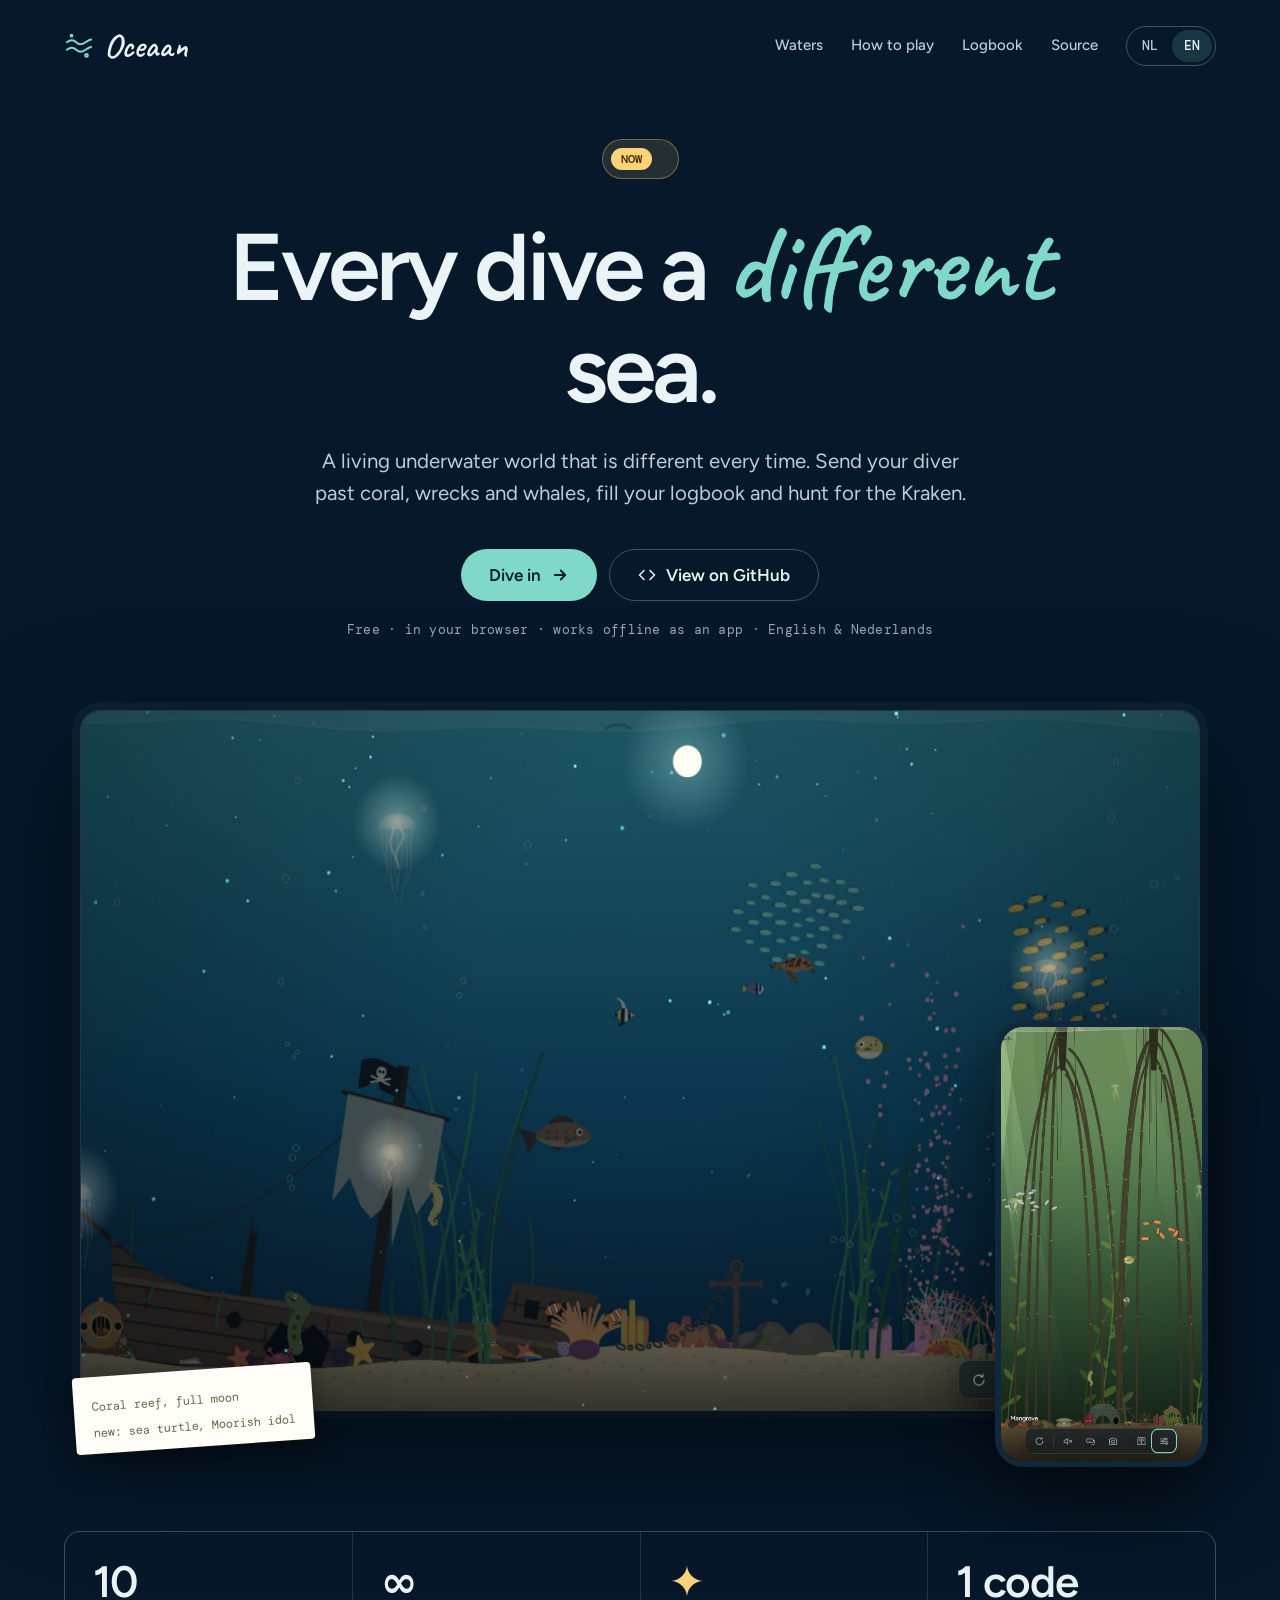
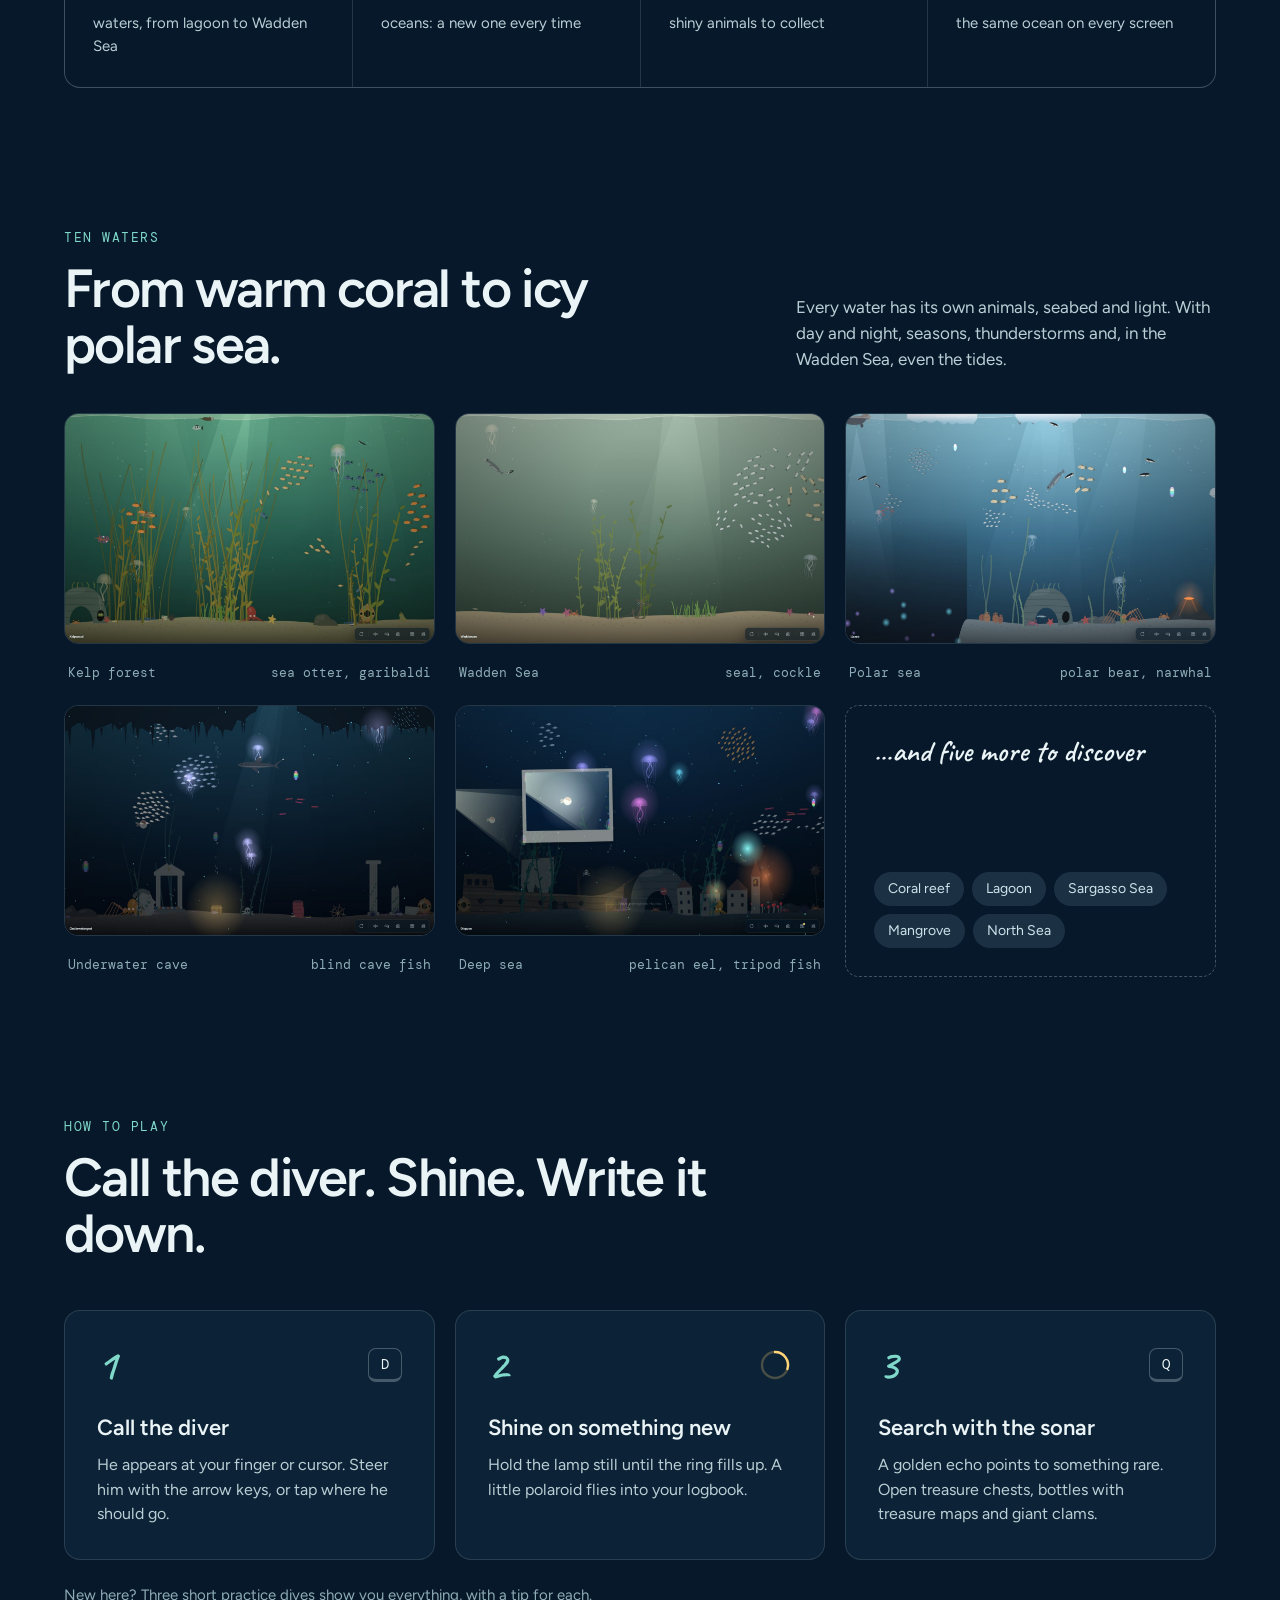
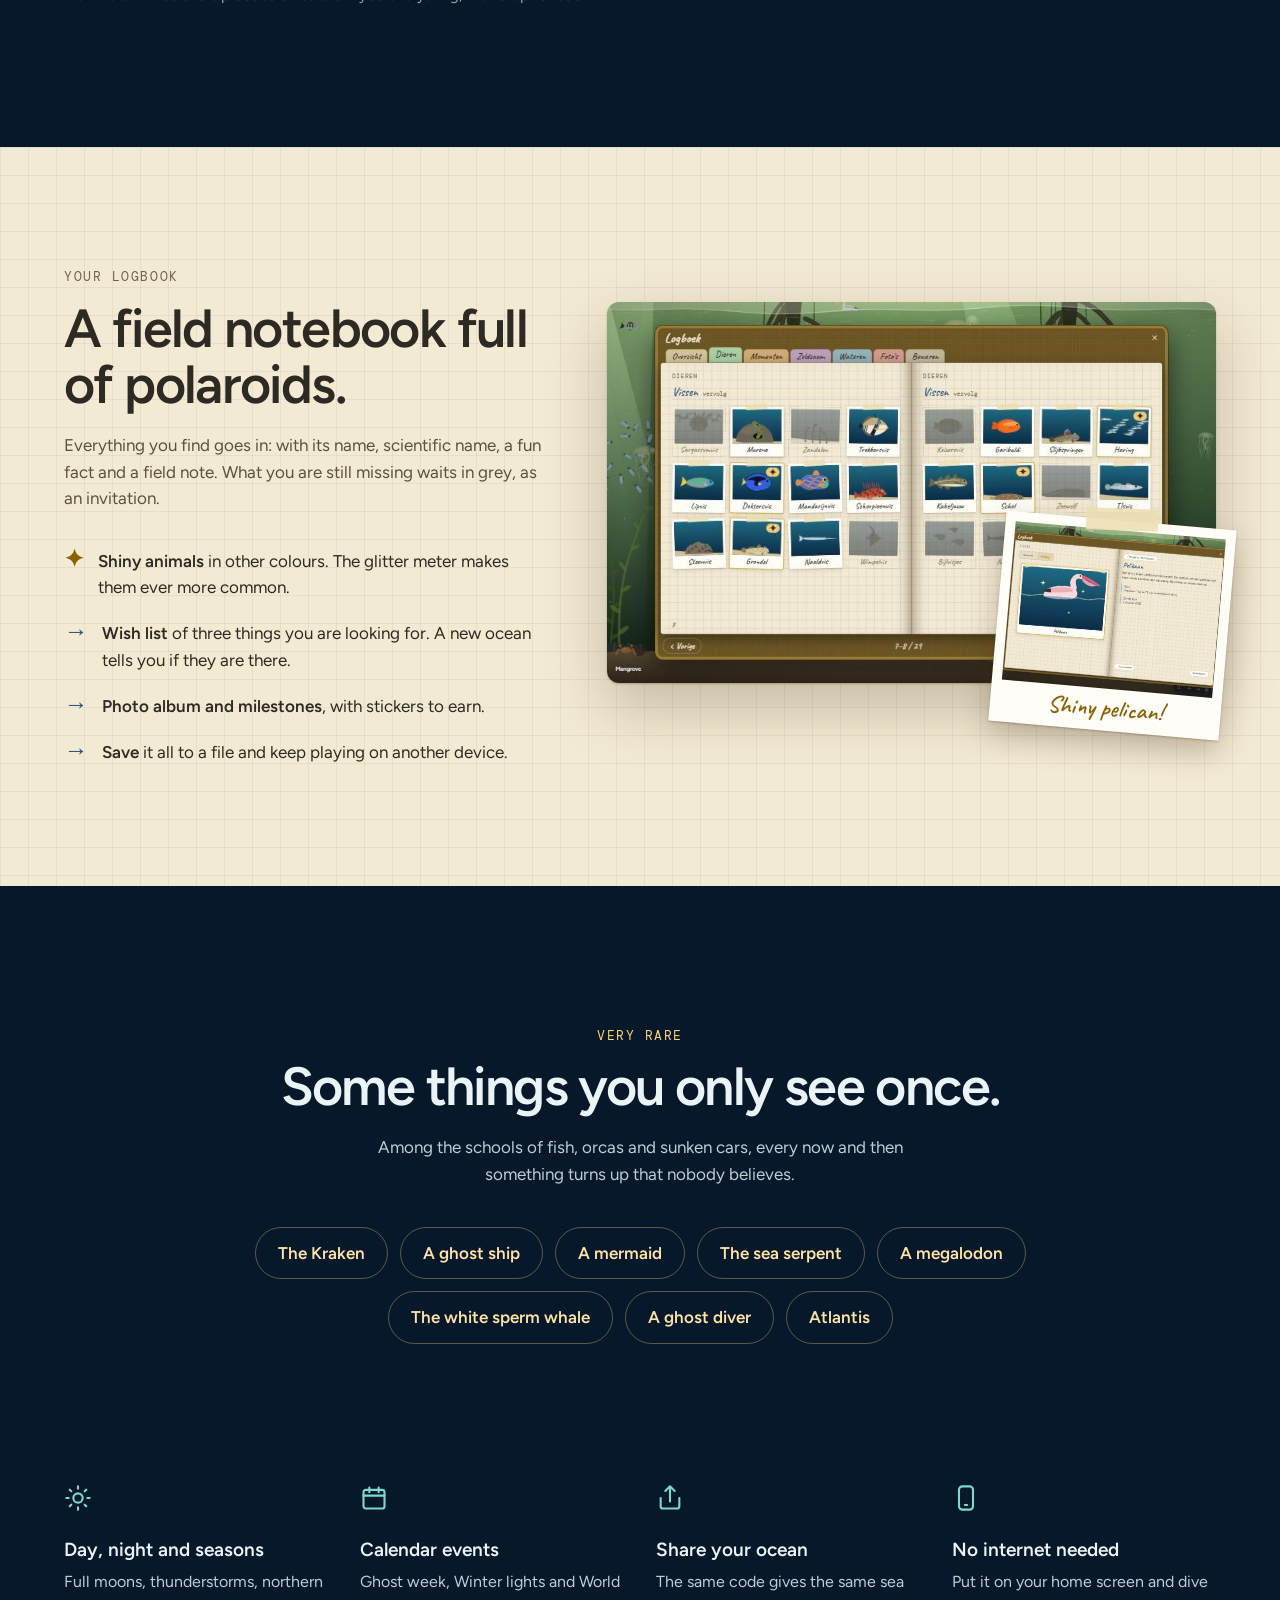
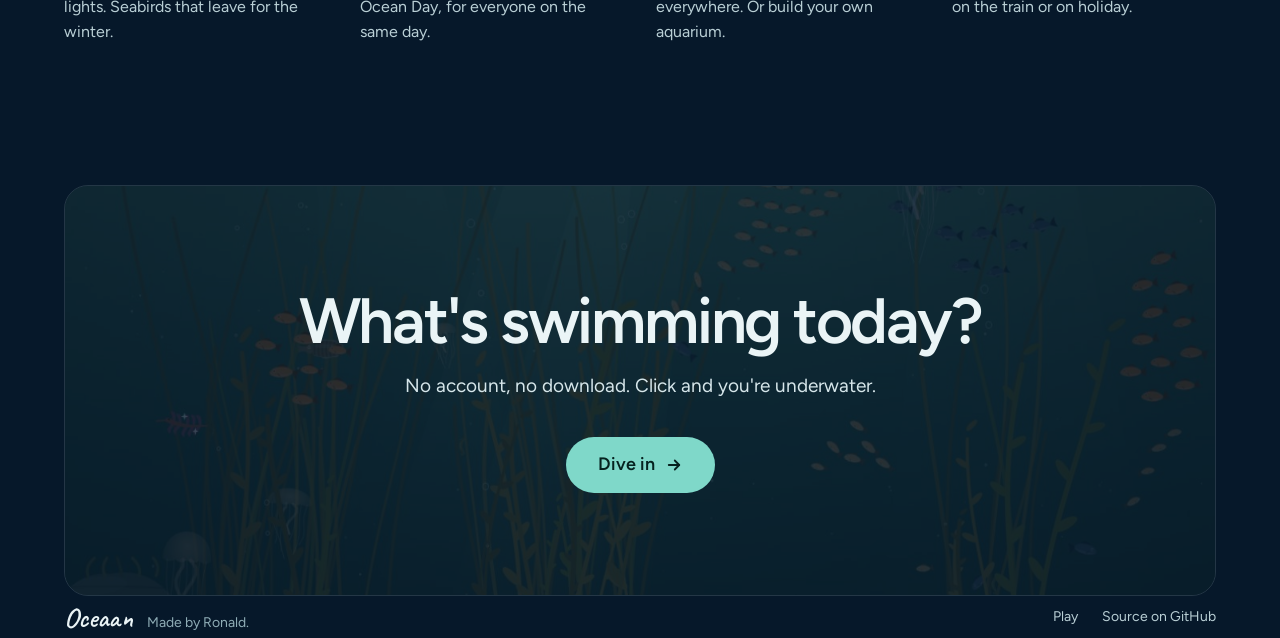
<file: index.html>
<!doctype html>
<html lang="nl">
<head>
<meta charset="utf-8">
<script>
  // Shared oceans (#code), test views (#schermtest-…, #stijlblad), ?meten and the installed app go straight to the game.
  (function () {
    var app = (window.matchMedia && matchMedia("(display-mode: fullscreen), (display-mode: standalone)").matches) || navigator.standalone;
    if (location.hash.length > 1 || location.search || app) location.replace("spelen.html" + location.search + location.hash);
  })();
</script>
<meta name="viewport" content="width=device-width, initial-scale=1, viewport-fit=cover">
<title>Oceaan: elke duik een andere zee</title>
<meta name="description" content="Een levende onderwaterwereld vol zeedieren, wrakken en schatten, die elke keer anders is. Gratis in je browser, ook zonder internet.">
<meta name="theme-color" content="#06182a">
<meta property="og:title" content="Oceaan">
<meta property="og:description" content="Een levende onderwaterwereld die elke keer anders is.">
<meta property="og:image" content="img/rif.jpg">
<link rel="manifest" href="manifest.webmanifest">
<link rel="icon" href="icons/icon-192.png">
<link rel="apple-touch-icon" href="icons/apple-touch-icon.png">
<style>
  @font-face { font-family: "Caveat"; font-weight: 600; font-display: swap; src: url(fonts/caveat-600.woff2) format("woff2"); }
  @font-face { font-family: "DM Mono"; font-weight: 400; font-display: swap; src: url(fonts/dmmono-400.woff2) format("woff2"); }
  @font-face { font-family: "DM Mono"; font-weight: 500; font-display: swap; src: url(fonts/dmmono-500.woff2) format("woff2"); }
  @font-face { font-family: "Figtree"; font-weight: 400 600; font-display: swap; src: url(fonts/figtree.woff2) format("woff2"); }

  :root {
    --deep: #06182a; --card: #0c2236; --text: #eaf4f6; --dim: #b9cfd5; --faint: #8fadb6;
    --line: rgba(220, 236, 240, 0.14); --line-strong: rgba(220, 236, 240, 0.28);
    --accent: #7fd8c9; --accent-hover: #9ae4d8; --accent-ink: #05221f; --gold: #ffd479; --gold-text: #ffe3a6;
    --paper: #f3ead3; --paper-card: #fffdf7; --ink: #2d2a24; --ink-soft: #5b5140; --ink-faint: #6e624c; --pencil: #29507a; --shiny-ink: #8a6206;
    --sans: "Figtree", system-ui, -apple-system, "Segoe UI", sans-serif;
    --mono: "DM Mono", ui-monospace, Consolas, monospace;
    --hand: "Caveat", "Segoe Print", "Bradley Hand", cursive;
    color-scheme: dark;
  }
  :root[lang="nl"] body [lang="en"], :root[lang="en"] body [lang="nl"] { display: none !important; }
  *, *::before, *::after { box-sizing: border-box; }
  html { scroll-behavior: smooth; overflow-x: hidden; overscroll-behavior-y: none; }
  body { margin: 0; background: var(--deep); color: var(--text); font-family: var(--sans); font-size: 17px; line-height: 1.55; -webkit-font-smoothing: antialiased; overflow-x: hidden; }
  img { max-width: 100%; height: auto; display: block; }
  a { color: var(--accent); }
  a:hover { color: var(--accent-hover); }
  :focus-visible { outline: 2px solid var(--accent); outline-offset: 3px; border-radius: 6px; }
  .wrap { max-width: 1200px; margin: 0 auto; padding: 0 24px; }
  .eyebrow { font-family: var(--mono); font-size: 13px; letter-spacing: 0.12em; text-transform: uppercase; color: var(--accent); }
  h1, h2, h3 { font-weight: 600; margin: 0; }
  h2 { font-size: clamp(34px, 4.2vw, 56px); line-height: 1.05; letter-spacing: -0.03em; margin-top: 12px; }
  .dim { color: var(--dim); }
  section { scroll-margin-top: 24px; }

  /* nav */
  .nav { display: flex; flex-wrap: wrap; align-items: center; justify-content: space-between; gap: 16px; padding-top: 24px; }
  .brand { display: flex; align-items: center; gap: 10px; text-decoration: none; color: var(--text); }
  .brand span { font-family: var(--hand); font-size: 34px; line-height: 1; }
  .nav nav { display: flex; flex-wrap: wrap; align-items: center; gap: 4px 28px; font-size: 15px; font-weight: 500; }
  .nav nav a { color: var(--dim); text-decoration: none; padding: 10px 0; }
  .nav nav a:hover { color: var(--text); }
  .langs { display: flex; gap: 2px; border: 1px solid var(--line-strong); border-radius: 999px; padding: 3px; }
  .langs button { font: 500 13px var(--mono); color: var(--dim); background: none; border: 0; border-radius: 999px; padding: 6px 12px; min-height: 32px; cursor: pointer; }
  .langs button[aria-pressed="true"] { background: rgba(127, 216, 201, 0.16); color: var(--text); }

  /* hero */
  .hero { padding-top: 72px; display: flex; flex-direction: column; align-items: center; text-align: center; }
  .event { display: inline-flex; align-items: center; gap: 10px; padding: 8px 16px 8px 8px; border-radius: 999px; background: rgba(255, 212, 121, 0.12); border: 1px solid rgba(255, 212, 121, 0.35); color: var(--gold-text); text-decoration: none; font-size: 14px; margin-bottom: 28px; }
  .event:hover { color: var(--gold-text); background: rgba(255, 212, 121, 0.18); }
  .event b { font: 500 12px var(--mono); background: var(--gold); color: #3a2604; padding: 3px 10px; border-radius: 999px; }
  .hero h1 { font-size: clamp(44px, 7.4vw, 96px); line-height: 1.02; letter-spacing: -0.04em; max-width: 960px; }
  .hero h1 em { font-family: var(--hand); font-style: normal; font-weight: 600; letter-spacing: 0; color: var(--accent); font-size: 1.18em; }
  .lead { margin: 28px 0 0; max-width: 660px; font-size: clamp(18px, 1.6vw, 21px); color: var(--dim); }
  .ctas { margin-top: 40px; display: flex; flex-wrap: wrap; justify-content: center; gap: 12px; }
  .btn { display: inline-flex; align-items: center; gap: 10px; min-height: 52px; padding: 0 28px; border-radius: 999px; font-weight: 600; font-size: 17px; text-decoration: none; }
  .btn-primary { background: var(--accent); color: var(--accent-ink); }
  .btn-primary:hover { background: var(--accent-hover); color: var(--accent-ink); }
  .btn-ghost { border: 1px solid var(--line-strong); color: var(--text); }
  .btn-ghost:hover { border-color: var(--text); color: var(--text); }
  .meta { margin: 20px 0 0; font: 13px var(--mono); color: var(--faint); letter-spacing: 0.02em; }
  .shot { position: relative; width: 100%; max-width: 1120px; margin-top: 72px; padding-bottom: 56px; }
  .shot-main { border-radius: 20px; overflow: hidden; border: 1px solid var(--line); box-shadow: 0 40px 120px rgba(0, 0, 0, 0.55), 0 0 0 8px rgba(127, 216, 201, 0.05); }
  .shot-main img { width: 100%; aspect-ratio: 16 / 10; object-fit: cover; }
  .shot-phone { position: absolute; right: -8px; bottom: 0; width: 19%; min-width: 110px; border-radius: 28px; overflow: hidden; border: 6px solid #10283c; box-shadow: 0 30px 80px rgba(0, 0, 0, 0.6); }
  .shot-phone img { width: 100%; aspect-ratio: 390 / 844; object-fit: cover; }
  .shot-note { position: absolute; left: -6px; bottom: 20px; transform: rotate(-4deg); background: var(--paper-card); color: var(--ink); padding: 12px 18px 10px; border-radius: 4px; box-shadow: 0 1px 2px rgba(60, 40, 10, 0.28), 0 10px 30px rgba(0, 0, 0, 0.4); text-align: left; }
  .shot-note strong { display: block; font: 600 26px/1.1 var(--hand); color: var(--pencil); }
  .shot-note span { font: 12px var(--mono); color: var(--ink-faint); }
  @media (max-width: 640px) { .shot-note { display: none; } .shot-phone { right: 0; border-width: 4px; border-radius: 18px; } }

  /* numbers */
  .facts { margin-top: 64px; display: grid; grid-template-columns: repeat(auto-fit, minmax(220px, 1fr)); gap: 1px; background: var(--line); border: 1px solid var(--line); border-radius: 16px; overflow: hidden; }
  .facts div { background: var(--deep); padding: 28px; }
  .facts b { display: block; font-size: 44px; font-weight: 600; letter-spacing: -0.03em; line-height: 1; }
  .facts > div > span { display: block; margin-top: 8px; color: var(--dim); font-size: 15px; }

  .section { padding-top: 140px; }
  .head-row { display: flex; flex-wrap: wrap; align-items: flex-end; justify-content: space-between; gap: 24px; margin-bottom: 40px; }
  .head-row > div { max-width: 620px; }
  .head-row p { margin: 0; max-width: 420px; color: var(--dim); }

  /* waters */
  .waters { display: grid; grid-template-columns: repeat(auto-fill, minmax(min(100%, 340px), 1fr)); gap: 20px; }
  .waters figure { margin: 0; }
  .waters img { width: 100%; aspect-ratio: 16 / 10; object-fit: cover; border-radius: 14px; border: 1px solid var(--line); }
  .waters figcaption { display: flex; justify-content: space-between; align-items: baseline; gap: 12px; padding: 14px 4px 0; }
  .waters figcaption b { font-weight: 600; }
  .waters figcaption span { font: 13px var(--mono); color: var(--faint); text-align: right; }
  .more { border-radius: 14px; border: 1px dashed var(--line-strong); padding: 28px; display: flex; flex-direction: column; justify-content: space-between; gap: 20px; min-height: 200px; }
  .more p { margin: 0; font: 600 30px/1.15 var(--hand); }
  .chips { display: flex; flex-wrap: wrap; gap: 8px; list-style: none; margin: 0; padding: 0; }
  .chips li { padding: 6px 14px; border-radius: 999px; background: rgba(156, 198, 220, 0.14); color: #cfe3ec; font-size: 14px; }

  /* steps */
  .steps { list-style: none; margin: 48px 0 0; padding: 0; display: grid; grid-template-columns: repeat(auto-fit, minmax(min(100%, 300px), 1fr)); gap: 20px; }
  .steps li { background: var(--card); border: 1px solid var(--line); border-radius: 16px; padding: 32px; }
  .steps .top { display: flex; justify-content: space-between; align-items: center; min-height: 44px; }
  .steps .n { font: 600 44px/1 var(--hand); color: var(--accent); }
  kbd { font: 14px var(--mono); padding: 6px 12px; border-radius: 8px; border: 1px solid var(--line-strong); border-bottom-width: 3px; color: var(--text); }
  .steps h3 { margin: 24px 0 8px; font-size: 22px; }
  .steps p { margin: 0; color: var(--dim); font-size: 16px; }
  .note { margin: 24px 0 0; color: var(--faint); font-size: 15px; }

  /* logbook */
  .paper { margin-top: 140px; background-color: var(--paper); color: var(--ink); background-image: linear-gradient(rgba(41, 80, 122, 0.07) 1px, transparent 1px), linear-gradient(90deg, rgba(41, 80, 122, 0.07) 1px, transparent 1px); background-size: 28px 28px; }
  .paper .wrap { padding-top: 120px; padding-bottom: 120px; display: flex; flex-wrap: wrap; align-items: center; gap: 64px; }
  .paper .eyebrow { color: var(--ink-faint); }
  .paper .text { flex: 1 1 380px; min-width: 0; }
  .paper .text > p { margin: 20px 0 0; color: var(--ink-soft); max-width: 480px; }
  .paper ul { list-style: none; margin: 32px 0 0; padding: 0; display: flex; flex-direction: column; gap: 16px; }
  .paper li { display: flex; gap: 14px; align-items: baseline; }
  .paper li i { font: normal 600 24px var(--hand); color: var(--pencil); flex: 0 0 auto; }
  .paper li i.shiny { color: var(--shiny-ink); }
  .paper li b { font-weight: 600; }
  .book { flex: 1.3 1 480px; min-width: 0; position: relative; padding-bottom: 48px; }
  .book > img { width: 100%; aspect-ratio: 8 / 5; object-fit: cover; border-radius: 12px; box-shadow: 0 1px 2px rgba(60, 40, 10, 0.28), 0 24px 60px rgba(60, 40, 10, 0.25); }
  .polaroid { position: absolute; right: -12px; bottom: 0; width: 38%; min-width: 150px; margin: 0; background: var(--paper-card); padding: 10px 10px 4px; transform: rotate(5deg); box-shadow: 0 1px 2px rgba(60, 40, 10, 0.28), 0 12px 30px rgba(60, 40, 10, 0.28); }
  .polaroid::before { content: ""; position: absolute; top: -12px; left: 50%; transform: translateX(-50%) rotate(-3deg); width: 72px; height: 22px; background: rgba(236, 222, 178, 0.85); }
  .polaroid img { width: 100%; aspect-ratio: 4 / 3; object-fit: cover; }
  .polaroid figcaption { font: 600 24px var(--hand); text-align: center; color: var(--shiny-ink); padding: 4px 0; }
  @media (max-width: 640px) { .paper .wrap { padding-top: 80px; padding-bottom: 80px; gap: 40px; } .polaroid { right: 0; } }

  /* rare */
  .rare { text-align: center; }
  .rare .eyebrow { color: var(--gold); }
  .rare h2 { max-width: 760px; margin-left: auto; margin-right: auto; }
  .rare > p { margin: 20px auto 0; max-width: 560px; color: var(--dim); }
  .rare ul { list-style: none; margin: 40px auto 0; padding: 0; display: flex; flex-wrap: wrap; justify-content: center; gap: 12px; max-width: 900px; }
  .rare li { padding: 12px 22px; border-radius: 999px; border: 1px solid rgba(255, 212, 121, 0.35); color: var(--gold-text); font-weight: 600; }

  /* features */
  .features { display: grid; grid-template-columns: repeat(auto-fit, minmax(min(100%, 260px), 1fr)); gap: 40px 32px; }
  .features svg { color: var(--accent); }
  .features h3 { margin: 16px 0 6px; font-size: 19px; }
  .features p { margin: 0; color: var(--dim); font-size: 16px; }

  /* final */
  .final { position: relative; border-radius: 24px; overflow: hidden; border: 1px solid var(--line); }
  .final > img { position: absolute; inset: 0; width: 100%; height: 100% !important; object-fit: cover; opacity: 0.45; }
  .final > div { position: relative; background: rgba(6, 24, 42, 0.55); padding: clamp(56px, 8vw, 112px) 24px; text-align: center; display: flex; flex-direction: column; align-items: center; }
  .final h2 { font-size: clamp(36px, 5vw, 68px); line-height: 1.02; letter-spacing: -0.035em; margin: 0; }
  .final p { margin: 18px 0 0; color: #d6e6ea; font-size: 19px; max-width: 520px; }
  .final .btn { margin-top: 36px; min-height: 56px; padding: 0 32px; font-size: 18px; }

  footer { display: flex; flex-wrap: wrap; justify-content: space-between; align-items: center; gap: 20px; padding-top: 80px; padding-bottom: 48px; color: var(--faint); font-size: 14px; }
  footer .who { display: flex; align-items: baseline; gap: 14px; flex-wrap: wrap; }
  footer .who span:first-child { font: 600 28px var(--hand); color: var(--text); }
  footer nav { display: flex; flex-wrap: wrap; gap: 8px 24px; }
  footer a { color: var(--dim); text-decoration: none; padding: 10px 0; }
  footer a:hover { color: var(--text); }
  @media (prefers-reduced-motion: reduce) { html { scroll-behavior: auto; } }
</style>
</head>
<body>

<header class="wrap nav">
  <a class="brand" href="#top">
    <svg width="30" height="30" viewBox="0 0 32 32" fill="none" stroke="#7fd8c9" stroke-width="2" stroke-linecap="round" stroke-linejoin="round" aria-hidden="true"><path d="M3 12c4-3 7-3 10 0s6 3 10 0 6-3 6-3"/><path d="M3 20c4-3 7-3 10 0s6 3 10 0 6-3 6-3"/><circle cx="24" cy="26" r="1.5"/><circle cx="8" cy="5" r="1"/></svg>
    <span>Oceaan</span>
  </a>
  <nav aria-label="Menu">
    <a href="#wateren"><span lang="nl">Wateren</span><span lang="en">Waters</span></a>
    <a href="#duiken"><span lang="nl">Zo speel je</span><span lang="en">How to play</span></a>
    <a href="#logboek"><span lang="nl">Logboek</span><span lang="en">Logbook</span></a>
    <a href="https://github.com/ronaldsteenkamp/oceaan"><span lang="nl">Broncode</span><span lang="en">Source</span></a>
    <span class="langs" role="group" aria-label="Taal / Language">
      <button type="button" data-set-lang="nl" aria-pressed="true">NL</button>
      <button type="button" data-set-lang="en" aria-pressed="false">EN</button>
    </span>
  </nav>
</header>

<main id="top">
  <section class="wrap hero">
    <a class="event" href="spelen.html" hidden>
      <b><span lang="nl">NU</span><span lang="en">NOW</span></b>
      <span class="event-text"></span>
    </a>
    <h1><span lang="nl">Elke duik een <em>andere</em> zee.</span><span lang="en">Every dive a <em>different</em> sea.</span></h1>
    <p class="lead">
      <span lang="nl">Een levende onderwaterwereld die elke keer anders is. Stuur je duiker langs koraal, wrakken en walvissen, vul je logboek en speur naar de Kraken.</span>
      <span lang="en">A living underwater world that is different every time. Send your diver past coral, wrecks and whales, fill your logbook and hunt for the Kraken.</span>
    </p>
    <div class="ctas">
      <a class="btn btn-primary" href="spelen.html"><span lang="nl">Duik erin</span><span lang="en">Dive in</span>
        <svg width="18" height="18" viewBox="0 0 24 24" fill="none" stroke="currentColor" stroke-width="2.4" stroke-linecap="round" stroke-linejoin="round" aria-hidden="true"><path d="M5 12h14"/><path d="m13 6 6 6-6 6"/></svg></a>
      <a class="btn btn-ghost" href="https://github.com/ronaldsteenkamp/oceaan">
        <svg width="18" height="18" viewBox="0 0 24 24" fill="none" stroke="currentColor" stroke-width="2" stroke-linecap="round" stroke-linejoin="round" aria-hidden="true"><path d="m16 18 6-6-6-6"/><path d="m8 6-6 6 6 6"/></svg>
        <span lang="nl">Bekijk op GitHub</span><span lang="en">View on GitHub</span></a>
    </div>
    <p class="meta"><span lang="nl">Gratis · in je browser · werkt offline als app · Nederlands &amp; English</span><span lang="en">Free · in your browser · works offline as an app · English &amp; Nederlands</span></p>

    <div class="shot">
      <div class="shot-main"><img src="img/rif.jpg" width="1440" height="900" data-alt-nl="Een koraalrif bij nacht in Oceaan: een gezonken piratenschip, kwallen, een zeeschildpad en scholen vissen" data-alt-en="A coral reef at night in Oceaan: a sunken pirate ship, jellyfish, a sea turtle and schools of fish" alt=""></div>
      <div class="shot-phone"><img src="img/telefoon-mangrove.jpg" width="390" height="844" loading="lazy" data-alt-nl="Oceaan op een telefoon: een mangrove met wortels, vissen en een octopus" data-alt-en="Oceaan on a phone: a mangrove with roots, fish and an octopus" alt=""></div>
      <div class="shot-note" aria-hidden="true">
        <strong><span lang="nl">Koraalrif, bij volle maan</span><span lang="en">Coral reef, full moon</span></strong>
        <span><span lang="nl">nieuw: zeeschildpad, wimpelvis</span><span lang="en">new: sea turtle, Moorish idol</span></span>
      </div>
    </div>
  </section>

  <section class="wrap" aria-label="Oceaan">
    <div class="facts">
      <div><b>10</b><span><span lang="nl">wateren, van lagune tot Waddenzee</span><span lang="en">waters, from lagoon to Wadden Sea</span></span></div>
      <div><b>∞</b><span><span lang="nl">oceanen: elke keer een nieuwe</span><span lang="en">oceans: a new one every time</span></span></div>
      <div><b style="color: var(--gold)">✦</b><span><span lang="nl">shiny dieren om te verzamelen</span><span lang="en">shiny animals to collect</span></span></div>
      <div><b><span lang="nl">1 code</span><span lang="en">1 code</span></b><span><span lang="nl">dezelfde oceaan op elk scherm</span><span lang="en">the same ocean on every screen</span></span></div>
    </div>
  </section>

  <section id="wateren" class="wrap section">
    <div class="head-row">
      <div>
        <div class="eyebrow"><span lang="nl">Tien wateren</span><span lang="en">Ten waters</span></div>
        <h2><span lang="nl">Van warm koraal tot ijskoude poolzee.</span><span lang="en">From warm coral to icy polar sea.</span></h2>
      </div>
      <p><span lang="nl">Elk water heeft zijn eigen dieren, bodem en licht. Met dag en nacht, seizoenen, onweer en in de Waddenzee zelfs eb en vloed.</span><span lang="en">Every water has its own animals, seabed and light. With day and night, seasons, thunderstorms and, in the Wadden Sea, even the tides.</span></p>
    </div>
    <div class="waters">
      <figure><img src="img/kelpwoud.jpg" width="1440" height="900" loading="lazy" data-alt-nl="Kelpwoud met hoge kelp, een octopus en scholen vissen" data-alt-en="Kelp forest with tall kelp, an octopus and schools of fish" alt="">
        <figcaption><b><span lang="nl">Kelpwoud</span><span lang="en">Kelp forest</span></b><span><span lang="nl">zeeotter, garibaldi</span><span lang="en">sea otter, garibaldi</span></span></figcaption></figure>
      <figure><img src="img/wadden.jpg" width="1440" height="900" loading="lazy" data-alt-nl="De Waddenzee in Oceaan" data-alt-en="The Wadden Sea in Oceaan" alt="">
        <figcaption><b><span lang="nl">Waddenzee</span><span lang="en">Wadden Sea</span></b><span><span lang="nl">zeehond, kokkel</span><span lang="en">seal, cockle</span></span></figcaption></figure>
      <figure><img src="img/ijszee.jpg" width="1440" height="900" loading="lazy" data-alt-nl="De IJszee in Oceaan" data-alt-en="The polar sea in Oceaan" alt="">
        <figcaption><b><span lang="nl">IJszee</span><span lang="en">Polar sea</span></b><span><span lang="nl">ijsbeer, narwal</span><span lang="en">polar bear, narwhal</span></span></figcaption></figure>
      <figure><img src="img/grot.jpg" width="1440" height="900" loading="lazy" data-alt-nl="Een onderwatergrot in Oceaan" data-alt-en="An underwater cave in Oceaan" alt="">
        <figcaption><b><span lang="nl">Onderwatergrot</span><span lang="en">Underwater cave</span></b><span><span lang="nl">blinde grotvis</span><span lang="en">blind cave fish</span></span></figcaption></figure>
      <figure><img src="img/diepzee.jpg" width="1440" height="900" loading="lazy" data-alt-nl="De diepzee in Oceaan" data-alt-en="The deep sea in Oceaan" alt="">
        <figcaption><b><span lang="nl">Diepzee</span><span lang="en">Deep sea</span></b><span><span lang="nl">pelikaanaal, driepootvis</span><span lang="en">pelican eel, tripod fish</span></span></figcaption></figure>
      <div class="more">
        <p><span lang="nl">…en nog vijf om te ontdekken</span><span lang="en">…and five more to discover</span></p>
        <ul class="chips">
          <li><span lang="nl">Koraalrif</span><span lang="en">Coral reef</span></li>
          <li><span lang="nl">Lagune</span><span lang="en">Lagoon</span></li>
          <li><span lang="nl">Sargassozee</span><span lang="en">Sargasso Sea</span></li>
          <li>Mangrove</li>
          <li><span lang="nl">Noordzee</span><span lang="en">North Sea</span></li>
        </ul>
      </div>
    </div>
  </section>

  <section id="duiken" class="wrap section">
    <div class="eyebrow"><span lang="nl">Zo speel je</span><span lang="en">How to play</span></div>
    <h2 style="max-width: 720px"><span lang="nl">Roep de duiker. Schijn. Schrijf het op.</span><span lang="en">Call the diver. Shine. Write it down.</span></h2>
    <ol class="steps">
      <li>
        <div class="top"><span class="n">1</span><kbd>D</kbd></div>
        <h3><span lang="nl">Roep de duiker</span><span lang="en">Call the diver</span></h3>
        <p><span lang="nl">Hij verschijnt bij je vinger of cursor. Stuur hem met de pijltjes, of tik waar hij heen moet.</span><span lang="en">He appears at your finger or cursor. Steer him with the arrow keys, or tap where he should go.</span></p>
      </li>
      <li>
        <div class="top"><span class="n">2</span><svg width="34" height="34" viewBox="0 0 34 34" fill="none" stroke="#ffd479" stroke-width="2.4" stroke-linecap="round" aria-hidden="true"><circle cx="17" cy="17" r="13" stroke-opacity="0.25"/><path d="M17 4a13 13 0 0 1 12.4 17"/></svg></div>
        <h3><span lang="nl">Schijn op iets nieuws</span><span lang="en">Shine on something new</span></h3>
        <p><span lang="nl">Houd de lamp even stil tot het ringetje vol is. Een polaroidje vliegt naar je logboek.</span><span lang="en">Hold the lamp still until the ring fills up. A little polaroid flies into your logbook.</span></p>
      </li>
      <li>
        <div class="top"><span class="n">3</span><kbd>Q</kbd></div>
        <h3><span lang="nl">Speur met de sonar</span><span lang="en">Search with the sonar</span></h3>
        <p><span lang="nl">Een gouden echo wijst naar iets zeldzaams. Open schatkisten, flessen met schatkaarten en reuzenschelpen.</span><span lang="en">A golden echo points to something rare. Open treasure chests, bottles with treasure maps and giant clams.</span></p>
      </li>
    </ol>
    <p class="note"><span lang="nl">Nieuw? Drie korte oefenduiken laten je alles zien, met een tip per duik.</span><span lang="en">New here? Three short practice dives show you everything, with a tip for each.</span></p>
  </section>

  <section id="logboek" class="paper">
    <div class="wrap">
      <div class="text">
        <div class="eyebrow"><span lang="nl">Je logboek</span><span lang="en">Your logbook</span></div>
        <h2><span lang="nl">Een veldboek vol polaroids.</span><span lang="en">A field notebook full of polaroids.</span></h2>
        <p><span lang="nl">Alles wat je vindt komt erin: met naam, wetenschappelijke naam, een weetje en een veldnotitie. Wat je nog mist staat er grijs in, als uitnodiging.</span><span lang="en">Everything you find goes in: with its name, scientific name, a fun fact and a field note. What you are still missing waits in grey, as an invitation.</span></p>
        <ul>
          <li><i class="shiny" aria-hidden="true">✦</i><span><span lang="nl"><b>Shiny dieren</b> in andere kleuren. De glinstermeter maakt ze steeds vaker.</span><span lang="en"><b>Shiny animals</b> in other colours. The glitter meter makes them ever more common.</span></span></li>
          <li><i aria-hidden="true">→</i><span><span lang="nl"><b>Speurlijst</b> met drie dingen die je zoekt. Een nieuwe oceaan zegt of ze er zijn.</span><span lang="en"><b>Wish list</b> of three things you are looking for. A new ocean tells you if they are there.</span></span></li>
          <li><i aria-hidden="true">→</i><span><span lang="nl"><b>Fotoalbum en mijlpalen</b>, met stickers die je verdient.</span><span lang="en"><b>Photo album and milestones</b>, with stickers to earn.</span></span></li>
          <li><i aria-hidden="true">→</i><span><span lang="nl"><b>Bewaren</b> als bestand, en verder spelen op een ander apparaat.</span><span lang="en"><b>Save</b> it all to a file and keep playing on another device.</span></span></li>
        </ul>
      </div>
      <div class="book">
        <img src="img/logboek.jpg" width="800" height="500" loading="lazy" data-alt-nl="Het logboek in Oceaan, open op de pagina met vissen, met polaroids van gevonden en nog niet gevonden dieren" data-alt-en="The logbook in Oceaan, open at the fish pages, with polaroids of found and not yet found animals" alt="">
        <figure class="polaroid">
          <img src="img/shiny-pelikaan.jpg" width="800" height="500" loading="lazy" data-alt-nl="Een shiny pelikaan in Oceaan" data-alt-en="A shiny pelican in Oceaan" alt="">
          <figcaption><span lang="nl">Shiny pelikaan!</span><span lang="en">Shiny pelican!</span></figcaption>
        </figure>
      </div>
    </div>
  </section>

  <section class="wrap section rare">
    <div class="eyebrow"><span lang="nl">Heel zeldzaam</span><span lang="en">Very rare</span></div>
    <h2><span lang="nl">Sommige dingen zie je maar één keer.</span><span lang="en">Some things you only see once.</span></h2>
    <p><span lang="nl">Tussen de scholen vissen, orka's en gezonken auto's duikt heel soms iets op dat niemand gelooft.</span><span lang="en">Among the schools of fish, orcas and sunken cars, every now and then something turns up that nobody believes.</span></p>
    <ul>
      <li><span lang="nl">De Kraken</span><span lang="en">The Kraken</span></li>
      <li><span lang="nl">Een spookschip</span><span lang="en">A ghost ship</span></li>
      <li><span lang="nl">Een zeemeermin</span><span lang="en">A mermaid</span></li>
      <li><span lang="nl">De zeeslang</span><span lang="en">The sea serpent</span></li>
      <li><span lang="nl">Een megalodon</span><span lang="en">A megalodon</span></li>
      <li><span lang="nl">De witte potvis</span><span lang="en">The white sperm whale</span></li>
      <li><span lang="nl">Een spookduiker</span><span lang="en">A ghost diver</span></li>
      <li>Atlantis</li>
    </ul>
  </section>

  <section class="wrap section" aria-label="Meer">
    <div class="features">
      <div>
        <svg width="28" height="28" viewBox="0 0 24 24" fill="none" stroke="currentColor" stroke-width="1.8" stroke-linecap="round" stroke-linejoin="round" aria-hidden="true"><circle cx="12" cy="12" r="4"/><path d="M12 2v2M12 20v2M4.9 4.9l1.4 1.4M17.7 17.7l1.4 1.4M2 12h2M20 12h2M4.9 19.1l1.4-1.4M17.7 6.3l1.4-1.4"/></svg>
        <h3><span lang="nl">Dag, nacht en seizoenen</span><span lang="en">Day, night and seasons</span></h3>
        <p><span lang="nl">Volle maan, onweer, noorderlicht. Zeevogels die 's winters wegtrekken.</span><span lang="en">Full moons, thunderstorms, northern lights. Seabirds that leave for the winter.</span></p>
      </div>
      <div>
        <svg width="28" height="28" viewBox="0 0 24 24" fill="none" stroke="currentColor" stroke-width="1.8" stroke-linecap="round" stroke-linejoin="round" aria-hidden="true"><rect x="3" y="5" width="18" height="16" rx="2"/><path d="M3 10h18M8 3v4M16 3v4"/></svg>
        <h3><span lang="nl">Kalender-events</span><span lang="en">Calendar events</span></h3>
        <p><span lang="nl">Spookweek, Winterlicht en de Dag van de Oceaan, voor iedereen op dezelfde dag.</span><span lang="en">Ghost week, Winter lights and World Ocean Day, for everyone on the same day.</span></p>
      </div>
      <div>
        <svg width="28" height="28" viewBox="0 0 24 24" fill="none" stroke="currentColor" stroke-width="1.8" stroke-linecap="round" stroke-linejoin="round" aria-hidden="true"><path d="M4 12v7a2 2 0 0 0 2 2h12a2 2 0 0 0 2-2v-7"/><path d="m16 6-4-4-4 4M12 2v13"/></svg>
        <h3><span lang="nl">Deel je oceaan</span><span lang="en">Share your ocean</span></h3>
        <p><span lang="nl">Dezelfde code geeft overal dezelfde zee. Of bouw je eigen aquarium.</span><span lang="en">The same code gives the same sea everywhere. Or build your own aquarium.</span></p>
      </div>
      <div>
        <svg width="28" height="28" viewBox="0 0 24 24" fill="none" stroke="currentColor" stroke-width="1.8" stroke-linecap="round" stroke-linejoin="round" aria-hidden="true"><rect x="6" y="2" width="12" height="20" rx="3"/><path d="M11 18h2"/></svg>
        <h3><span lang="nl">Ook zonder internet</span><span lang="en">No internet needed</span></h3>
        <p><span lang="nl">Zet hem op je beginscherm en duik ook in de trein of op vakantie.</span><span lang="en">Put it on your home screen and dive on the train or on holiday.</span></p>
      </div>
    </div>
  </section>

  <section class="wrap section">
    <div class="final">
      <img src="img/kelpwoud.jpg" alt="" loading="lazy">
      <div>
        <h2><span lang="nl">Wat zwemt er vandaag?</span><span lang="en">What's swimming today?</span></h2>
        <p><span lang="nl">Geen account, geen download. Klik en je bent onder water.</span><span lang="en">No account, no download. Click and you're underwater.</span></p>
        <a class="btn btn-primary" href="spelen.html"><span lang="nl">Duik erin</span><span lang="en">Dive in</span>
          <svg width="18" height="18" viewBox="0 0 24 24" fill="none" stroke="currentColor" stroke-width="2.4" stroke-linecap="round" stroke-linejoin="round" aria-hidden="true"><path d="M5 12h14"/><path d="m13 6 6 6-6 6"/></svg></a>
      </div>
    </div>
  </section>
</main>

<footer class="wrap">
  <div class="who"><span>Oceaan</span><span><span lang="nl">Gemaakt door Ronald.</span><span lang="en">Made by Ronald.</span></span></div>
  <nav aria-label="Footer">
    <a href="spelen.html"><span lang="nl">Spelen</span><span lang="en">Play</span></a>
    <a href="https://github.com/ronaldsteenkamp/oceaan"><span lang="nl">Broncode op GitHub</span><span lang="en">Source on GitHub</span></a>
  </nav>
</footer>

<script>
  (function () {
    // Same language as the game: the game keeps it in localStorage under "oceaan-taal" (as JSON), else the browser's.
    var KEY = "oceaan-taal";
    var stored = null;
    try { stored = JSON.parse(localStorage.getItem(KEY)); } catch (e) {}
    var lang = stored === "nl" || stored === "en" ? stored : (String(navigator.language || "nl").toLowerCase().indexOf("nl") === 0 ? "nl" : "en");

    // Calendar events, as in EVENTS in src/01-basis.js
    var EVENTS = [
      { from: "10-24", to: "11-02", nl: "Spookweek: meer spoken in elk water, tot 2 november", en: "Ghost week: more ghosts in every water, until 2 November" },
      { from: "12-15", to: "01-06", nl: "Winterlicht: noorderlicht boven elk water, tot 6 januari", en: "Winter lights: northern lights over every water, until 6 January" },
      { from: "06-08", to: "06-08", nl: "Dag van de Oceaan: vandaag twee keer zoveel shiny's", en: "World Ocean Day: twice as many shinies today" }
    ];
    var d = new Date(), md = String(d.getMonth() + 1).padStart(2, "0") + "-" + String(d.getDate()).padStart(2, "0");
    var ev = EVENTS.filter(function (e) { return e.from <= e.to ? md >= e.from && md <= e.to : md >= e.from || md <= e.to; })[0];
    var badge = document.querySelector(".event");

    function apply(next) {
      lang = next;
      document.documentElement.lang = lang;
      document.title = lang === "en" ? "Oceaan: every dive a different sea" : "Oceaan: elke duik een andere zee";
      document.querySelectorAll("[data-alt-nl]").forEach(function (img) { img.alt = img.getAttribute("data-alt-" + lang); });
      document.querySelectorAll("[data-set-lang]").forEach(function (b) { b.setAttribute("aria-pressed", String(b.getAttribute("data-set-lang") === lang)); });
      if (ev) { badge.hidden = false; badge.querySelector(".event-text").textContent = ev[lang]; }
    }
    document.querySelectorAll("[data-set-lang]").forEach(function (b) {
      b.addEventListener("click", function () {
        apply(b.getAttribute("data-set-lang"));
        try { localStorage.setItem(KEY, JSON.stringify(lang)); } catch (e) {}
      });
    });
    apply(lang);

    if ("serviceWorker" in navigator) addEventListener("load", function () { navigator.serviceWorker.register("sw.js?v=4223b3bf40").catch(function () {}); });
  })();
</script>
</body>
</html>
</file>
